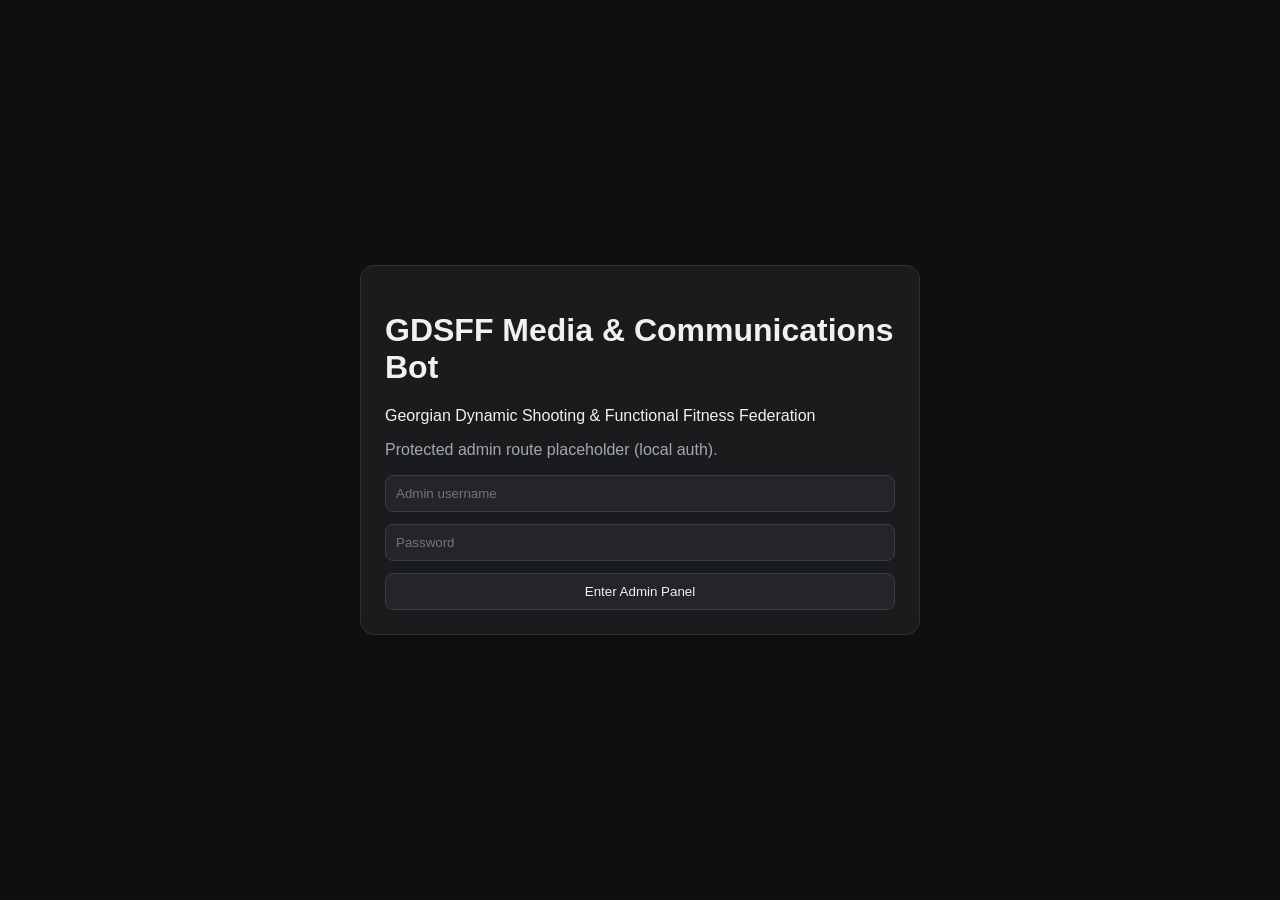
<file: index.html>
<!doctype html>
<html lang="en">
  <head>
    <meta charset="UTF-8" />
    <meta name="viewport" content="width=device-width, initial-scale=1.0" />
    <title>GDSFF Media & Communications Bot</title>
    <link rel="stylesheet" href="styles.css" />
  </head>
  <body>
    <div id="app"></div>
    <script type="module" src="src/main.js"></script>
  </body>
</html>
</file>
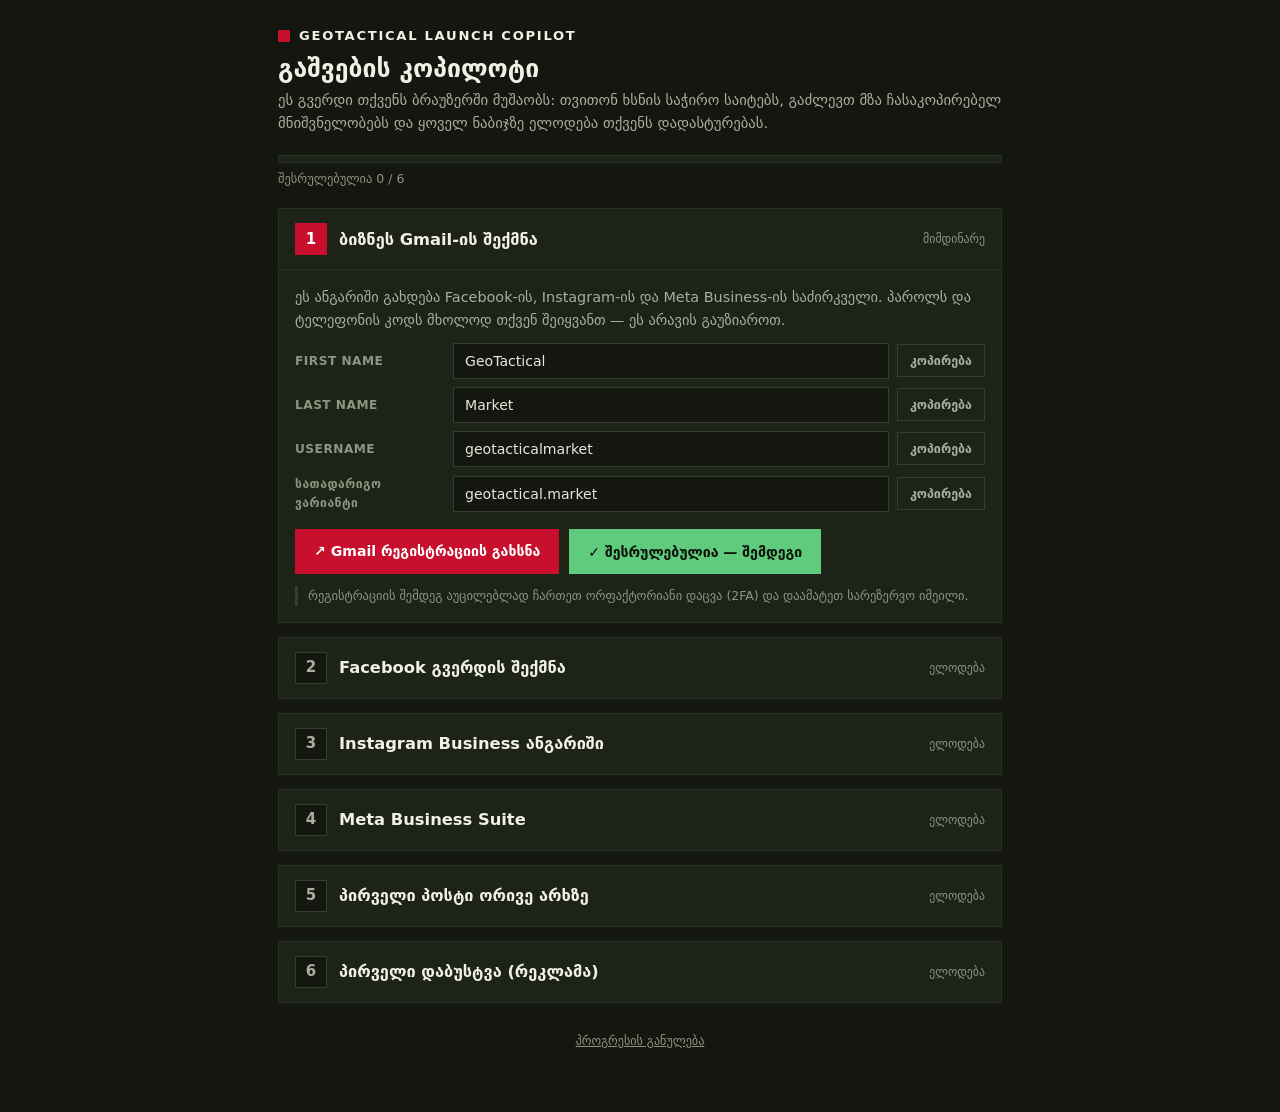
<file: ironfield/launch.html>
<!doctype html>
<html lang="ka">
<head>
<meta charset="UTF-8">
<meta name="viewport" content="width=device-width, initial-scale=1.0">
<meta name="robots" content="noindex">
<title>GeoTactical Market — გაშვების კოპილოტი</title>
<style>
:root{--bg:#14170f;--panel:#1e2318;--line:#2c3126;--line2:#363c2e;--ink:#e9e7dc;--ink2:#f2f0e6;--muted:#a9ae9d;--dim:#8d947f;--red:#c8102e;--red2:#a30d25;--green:#5ecb7d;--gold:#f4a83d;
--body:"Noto Sans Georgian","DejaVu Sans",system-ui,sans-serif}
*{box-sizing:border-box;margin:0;padding:0}
body{background:var(--bg);color:var(--ink);font-family:var(--body);font-size:15px;line-height:1.55}
.wrap{max-width:760px;margin:0 auto;padding:26px 18px 60px}
.brand{display:flex;align-items:center;gap:9px;margin-bottom:6px}
.brand .dot{width:12px;height:12px;background:var(--red)}
.brand span{font-weight:800;letter-spacing:.13em;font-size:.82rem;color:var(--ink2)}
h1{font-size:1.55rem;color:var(--ink2);line-height:1.25;margin:8px 0 4px}
.sub{color:var(--muted);font-size:.92rem;margin-bottom:20px}
.bar{height:8px;background:var(--panel);border:1px solid var(--line);margin-bottom:6px}
.bar i{display:block;height:100%;background:var(--green);transition:width .3s}
.bartext{color:var(--dim);font-size:.78rem;margin-bottom:20px}
.step{background:var(--panel);border:1px solid var(--line);margin-bottom:14px}
.step.done{opacity:.66}
.step.locked{opacity:.45;pointer-events:none;filter:grayscale(.4)}
.sh{display:flex;align-items:center;gap:12px;padding:14px 16px;cursor:pointer}
.snum{flex:none;width:32px;height:32px;display:flex;align-items:center;justify-content:center;font-weight:800;background:var(--bg);border:1px solid var(--line2);color:var(--muted)}
.step.done .snum{background:var(--green);border-color:var(--green);color:#0d1108}
.step.active .snum{background:var(--red);border-color:var(--red);color:#fff}
.sh h2{font-size:1.02rem;color:var(--ink2);flex:1}
.sh .st{font-size:.74rem;color:var(--dim)}
.sb{display:none;border-top:1px solid var(--line);padding:16px}
.step.active .sb{display:block}
.sb p{color:var(--muted);font-size:.9rem;margin-bottom:12px}
.kvrow{display:flex;align-items:center;gap:8px;margin:8px 0}
.kvrow label{flex:none;width:150px;font-size:.76rem;font-weight:700;color:var(--dim);text-transform:uppercase;letter-spacing:.04em}
.kvrow input{flex:1;min-width:0;background:var(--bg);border:1px solid var(--line2);color:var(--ink);padding:9px 11px;font-family:var(--body);font-size:.88rem}
.copy{flex:none;border:1px solid var(--line2);background:transparent;color:var(--muted);padding:8px 12px;font-size:.78rem;font-weight:700;cursor:pointer;font-family:var(--body)}
.copy:hover{color:var(--ink);border-color:var(--dim)}
.copy.ok{color:#0d1108;background:var(--green);border-color:var(--green)}
.actions{display:flex;gap:10px;flex-wrap:wrap;margin-top:16px}
.btn{display:inline-flex;align-items:center;gap:8px;border:1px solid var(--line2);background:transparent;color:var(--ink);padding:11px 18px;font-size:.88rem;font-weight:700;cursor:pointer;text-decoration:none;font-family:var(--body)}
.btn.red{background:var(--red);border-color:var(--red);color:#fff}
.btn.red:hover{background:var(--red2)}
.btn.green{background:var(--green);border-color:var(--green);color:#0d1108}
.note{font-size:.78rem;color:var(--dim);margin-top:12px;border-left:3px solid var(--line2);padding-left:10px}
.donebox{background:var(--panel);border:1px solid var(--green);padding:26px;text-align:center;margin-top:8px}
.donebox h2{color:var(--green);font-size:1.3rem;margin-bottom:8px}
.donebox p{color:var(--muted);font-size:.9rem}
.reset{margin-top:26px;text-align:center}
.reset button{border:0;background:transparent;color:var(--dim);font-size:.76rem;cursor:pointer;text-decoration:underline;font-family:var(--body)}
a{color:#6db3ea}
</style>
</head>
<body>
<div class="wrap">
  <div class="brand"><span class="dot"></span><span>GEOTACTICAL LAUNCH COPILOT</span></div>
  <h1>გაშვების კოპილოტი</h1>
  <div class="sub">ეს გვერდი თქვენს ბრაუზერში მუშაობს: თვითონ ხსნის საჭირო საიტებს, გაძლევთ მზა ჩასაკოპირებელ მნიშვნელობებს და ყოველ ნაბიჯზე ელოდება თქვენს დადასტურებას.</div>
  <div class="bar"><i id="bar" style="width:0%"></i></div>
  <div class="bartext" id="bartext"></div>
  <div id="steps"></div>
  <div class="reset"><button id="reset">პროგრესის განულება</button></div>
</div>
<script>
(function(){
'use strict';
var STEPS=[
 {id:'mail', t:'ბიზნეს Gmail-ის შექმნა', url:'https://accounts.google.com/signup', urlLabel:'Gmail რეგისტრაციის გახსნა',
  d:'ეს ანგარიში გახდება Facebook-ის, Instagram-ის და Meta Business-ის საძირკველი. პაროლს და ტელეფონის კოდს მხოლოდ თქვენ შეიყვანთ — ეს არავის გაუზიაროთ.',
  fields:[['First name','GeoTactical'],['Last name','Market'],['Username','geotacticalmarket'],['სათადარიგო ვარიანტი','geotactical.market']],
  note:'რეგისტრაციის შემდეგ აუცილებლად ჩართეთ ორფაქტორიანი დაცვა (2FA) და დაამატეთ სარეზერვო იმეილი.'},
 {id:'fb', t:'Facebook გვერდის შექმნა', url:'https://www.facebook.com/pages/create', urlLabel:'FB გვერდის შექმნის გახსნა',
  d:'შედით Facebook-ზე ახალი Gmail-ით (ან არსებული ანგარიშით) და შექმენით გვერდი ამ მნიშვნელობებით:',
  fields:[['Page name','GeoTactical Market'],['Category','Shopping & Retail'],['Bio','საველე, სასროლეთისა და სანადირო აღჭურვილობის მარკეტპლეისი 🇬🇪 ვერიფიცირებული გამყიდველები · კანონიერი გადაცემა'],['Website','https://geotacticalmarket.com/?utm_source=facebook&utm_medium=social&utm_campaign=launch']],
  note:'პროფილის ფოტოდ გამოიყენეთ ლოგო; ქავერად — პროდუქტის ფოტო საიტიდან.'},
 {id:'ig', t:'Instagram Business ანგარიში', url:'https://www.instagram.com/accounts/emailsignup/', urlLabel:'Instagram რეგისტრაციის გახსნა',
  d:'დარეგისტრირდით იმავე Gmail-ით, შემდეგ: Settings → Account type and tools → Switch to professional account → Business.',
  fields:[['Username','geotacticalmarket'],['Full name','GeoTactical Market'],['Bio','🎯 ტაქტიკური და სანადირო აღჭურვილობა\n✅ ვერიფიცირებული გამყიდველები\n🇬🇪 მიწოდება საქართველოში'],['Website','https://geotacticalmarket.com/?utm_source=instagram&utm_medium=social&utm_campaign=launch']],
  note:'ბოლო ნაბიჯად დაუკავშირეთ Facebook გვერდს (Business ანგარიშად გადართვისას შემოგთავაზებთ).'},
 {id:'meta', t:'Meta Business Suite', url:'https://business.facebook.com', urlLabel:'Business Suite-ის გახსნა',
  d:'შედით Facebook ანგარიშით — თქვენი გვერდი და Instagram ავტომატურად გამოჩნდება ერთ სამართავ პანელში. აქედან შეძლებთ პოსტების დაგეგმვას ორივე არხზე ერთდროულად და კომენტარების ერთ ინბოქსში ნახვას.',
  fields:[],
  note:'აქვე ჩანს სტატისტიკა (reach, ჩართულობა) — იგივე რასაც ადმინის სოც. მონიტორინგის აგენტი აჩვენებს დემოში.'},
 {id:'post', t:'პირველი პოსტი ორივე არხზე', url:'https://business.facebook.com/latest/composer', urlLabel:'პოსტის შექმნის გახსნა',
  d:'ჩასვით ეს ტექსტი, მიაბით საიტის ბმული და მონიშნეთ ორივე არხი (FB + IG):',
  fields:[['პოსტის ტექსტი','🎯 გაიხსნა GeoTactical Market — საველე, სასროლეთისა და სანადირო აღჭურვილობის ქართული მარკეტპლეისი!\n\n✅ ვერიფიცირებული გამყიდველები\n✅ კანონიერი გადაცემა რეგულირებად ნივთებზე\n✅ ახალი და მეორადი აღჭურვილობა\n\n👉 geotacticalmarket.com'],['ბმული','https://geotacticalmarket.com/?utm_source=facebook&utm_medium=social&utm_campaign=launch']],
  note:'საუკეთესო დროა ოთხ–პარ 19:00–21:00 (FB) და შაბ–კვ 12:00–14:00 (IG).'},
 {id:'boost', t:'პირველი დაბუსტვა (რეკლამა)', url:'https://business.facebook.com/latest/ad_center', urlLabel:'Ad Center-ის გახსნა',
  d:'დაბუსტეთ პირველი პოსტი მცირე ბიუჯეტით ტესტისთვის:',
  fields:[['აუდიტორია','საქართველო · 21+ · ინტერესები: hunting, shooting sports, outdoor gear'],['ბიუჯეტი','$3–5/დღე · 5 დღე (ტესტი)'],['მიზანი','Website traffic → geotacticalmarket.com']],
  note:'იარაღთან დაკავშირებულ კონტენტზე Meta-ს რეკლამის წესები მკაცრია — დაბუსტეთ აღჭურვილობის (ოპტიკა, ჩანთები, სმენის დაცვა) პოსტები და არა ცეცხლსასროლი იარაღის.'}
];
var KEY='gtm-launch-done';
function done(){ try{return JSON.parse(localStorage.getItem(KEY)||'{}');}catch(e){return {};} }
function setDone(id,v){ var d=done(); d[id]=v; try{localStorage.setItem(KEY,JSON.stringify(d));}catch(e){}
  // sync admin playbook where ids match
  try{ var pc=JSON.parse(localStorage.getItem('gtm-admin-pr-checks')||'{}'); if(['mail','fb','ig','meta','boost'].indexOf(id)>-1){ pc[id]=v; if(id==='post')pc.lnch=v; localStorage.setItem('gtm-admin-pr-checks',JSON.stringify(pc)); } if(id==='post'){pc.lnch=v;localStorage.setItem('gtm-admin-pr-checks',JSON.stringify(pc));} }catch(e){}
}
function esc(s){return s.replace(/[&<>"']/g,function(c){return {'&':'&amp;','<':'&lt;','>':'&gt;','"':'&quot;',"'":'&#39;'}[c];});}
function render(){
  var d=done(), host=document.getElementById('steps'), n=STEPS.filter(function(s){return d[s.id];}).length;
  var active = STEPS.find(function(s){return !d[s.id];});
  document.getElementById('bar').style.width=Math.round(n/STEPS.length*100)+'%';
  document.getElementById('bartext').textContent='შესრულებულია '+n+' / '+STEPS.length;
  host.innerHTML = STEPS.map(function(s,i){
    var isDone=!!d[s.id], isActive=active&&active.id===s.id;
    return '<div class="step '+(isDone?'done':isActive?'active':'')+'" data-id="'+s.id+'">'+
    '<div class="sh"><div class="snum">'+(isDone?'✓':(i+1))+'</div><h2>'+esc(s.t)+'</h2><span class="st">'+(isDone?'შესრულებულია':isActive?'მიმდინარე':'ელოდება')+'</span></div>'+
    '<div class="sb"><p>'+esc(s.d)+'</p>'+
    s.fields.map(function(f,fi){ return '<div class="kvrow"><label>'+esc(f[0])+'</label><input readonly data-copy-src="'+s.id+'-'+fi+'" value="'+esc(f[1]).replace(/\n/g,'&#10;')+'"><button class="copy" data-copy="'+s.id+'-'+fi+'">კოპირება</button></div>'; }).join('')+
    '<div class="actions">'+
      (s.url?'<a class="btn red" target="_blank" rel="noopener" href="'+s.url+'">↗ '+esc(s.urlLabel)+'</a>':'')+
      '<button class="btn green" data-confirm="'+s.id+'">✓ შესრულებულია — შემდეგი</button>'+
      (isDone?'':'')+
    '</div>'+(s.note?'<div class="note">'+esc(s.note)+'</div>':'')+'</div></div>';
  }).join('');
  if(!active){ host.innerHTML+='<div class="donebox"><h2>🎉 გაშვება დასრულებულია!</h2><p>ყველა არხი მუშაობს. ახლა მართეთ ყველაფერი <a href="/admin/">ადმინ-კონსოლიდან</a> — მონიშნეთ პროგრესი, დაგეგმეთ პოსტები და უპასუხეთ კომენტარებს.</p></div>'; }
  bind();
}
function bind(){
  document.querySelectorAll('.sh').forEach(function(h){ h.addEventListener('click',function(){
    var st=h.parentElement; if(st.classList.contains('active')){return;}
    document.querySelectorAll('.step').forEach(function(x){x.classList.remove('active');});
    st.classList.add('active');
  }); });
  document.querySelectorAll('[data-copy]').forEach(function(b){ b.addEventListener('click',function(){
    var inp=document.querySelector('[data-copy-src="'+b.dataset.copy+'"]');
    inp.select();
    var v=inp.value;
    (navigator.clipboard?navigator.clipboard.writeText(v):Promise.reject()).catch(function(){ document.execCommand('copy'); });
    b.classList.add('ok'); b.textContent='დაკოპირდა ✓';
    setTimeout(function(){ b.classList.remove('ok'); b.textContent='კოპირება'; },1600);
  }); });
  document.querySelectorAll('[data-confirm]').forEach(function(b){ b.addEventListener('click',function(){
    setDone(b.dataset.confirm,true); render(); window.scrollTo({top:0,behavior:'smooth'});
  }); });
  document.getElementById('reset').onclick=function(){ localStorage.removeItem(KEY); render(); };
}
render();
})();
</script>
</body>
</html>
</file>
<file: styles.css>
@import './src/styles.css';
</file>
